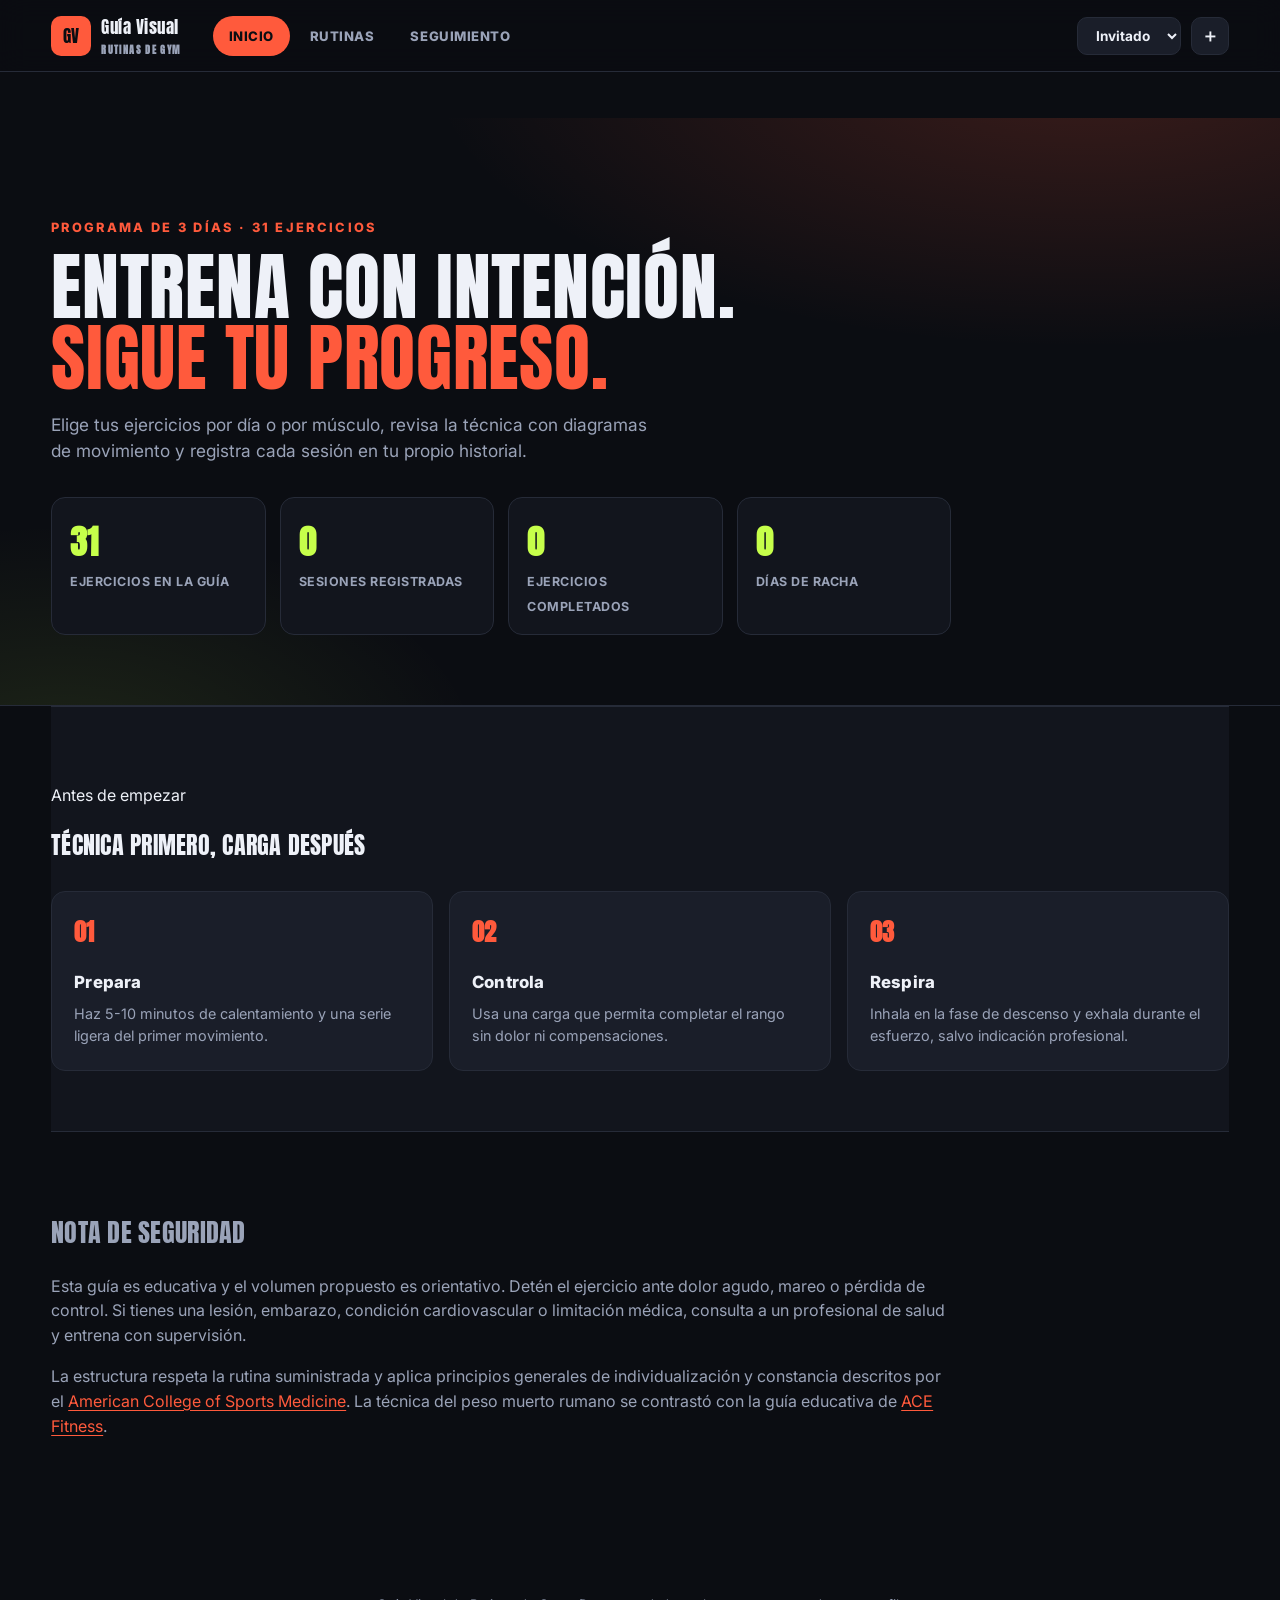
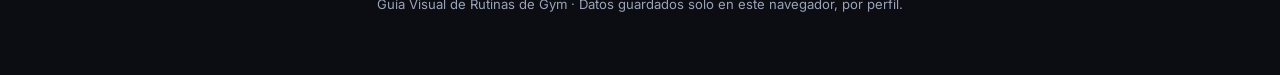
<file: index.html>
<!doctype html>
<html lang="es">
<head>
  <meta charset="utf-8">
  <meta name="viewport" content="width=device-width, initial-scale=1">
  <meta name="description" content="Guía visual e interactiva de rutinas de gimnasio: técnica paso a paso, filtro por músculo y seguimiento de entrenamientos por usuario.">
  <meta name="theme-color" content="#0b0d12">
  <title>Guía Visual de Rutinas de Gym</title>
  <link rel="icon" type="image/svg+xml" href="data:image/svg+xml,%3Csvg xmlns='http://www.w3.org/2000/svg' viewBox='0 0 64 64'%3E%3Crect width='64' height='64' rx='14' fill='%230b0d12'/%3E%3Cpath d='M13 25h7v14h-7zm31 0h7v14h-7zM8 28h5v8H8zm43 0h5v8h-5zM20 29h24v6H20z' fill='%23ff5a3c'/%3E%3C/svg%3E">
  <link rel="stylesheet" href="css/styles.css">
</head>
<body>
  <header class="topbar">
    <a class="brand" href="#inicio" aria-label="Ir al inicio">
      <span class="brand-mark" aria-hidden="true">GV</span>
      <span>Guía Visual<small>Rutinas de Gym</small></span>
    </a>
    <nav class="tabs-nav" aria-label="Secciones">
      <button data-view="inicio" class="active">Inicio</button>
      <button data-view="rutinas">Rutinas</button>
      <button data-view="seguimiento">Seguimiento</button>
    </nav>
    <div class="profile-area">
      <select class="profile-select" id="profileSelect" aria-label="Perfil activo"></select>
      <button class="icon-btn" id="manageProfilesBtn" title="Gestionar perfiles" aria-label="Gestionar perfiles">＋</button>
    </div>
  </header>

  <main>
    <!-- ---------------- INICIO ---------------- -->
    <section id="view-inicio" class="view">
      <div class="hero">
        <div class="wrap">
          <p class="eyebrow">Programa de 3 días · 31 ejercicios</p>
          <h1>Entrena con intención.<br><em>Sigue tu progreso.</em></h1>
          <p class="lead">Elige tus ejercicios por día o por músculo, revisa la técnica con diagramas de movimiento y registra cada sesión en tu propio historial.</p>
          <div class="stat-row" id="heroStats"></div>
        </div>
      </div>

      <div class="wrap">
        <section class="principles">
          <div class="wrap" style="padding:0;">
            <p class="eyebrow">Antes de empezar</p>
            <h2>Técnica primero, carga después</h2>
            <div class="principle-grid">
              <article><b>01</b><h3>Prepara</h3><p>Haz 5-10 minutos de calentamiento y una serie ligera del primer movimiento.</p></article>
              <article><b>02</b><h3>Controla</h3><p>Usa una carga que permita completar el rango sin dolor ni compensaciones.</p></article>
              <article><b>03</b><h3>Respira</h3><p>Inhala en la fase de descenso y exhala durante el esfuerzo, salvo indicación profesional.</p></article>
            </div>
          </div>
        </section>

        <section class="source-note">
          <h2>Nota de seguridad</h2>
          <p>Esta guía es educativa y el volumen propuesto es orientativo. Detén el ejercicio ante dolor agudo, mareo o pérdida de control. Si tienes una lesión, embarazo, condición cardiovascular o limitación médica, consulta a un profesional de salud y entrena con supervisión.</p>
          <p>La estructura respeta la rutina suministrada y aplica principios generales de individualización y constancia descritos por el <a href="https://acsm.org/resistance-training-guidelines-update-2026/" target="_blank" rel="noreferrer">American College of Sports Medicine</a>. La técnica del peso muerto rumano se contrastó con la guía educativa de <a href="https://www.acefitness.org/continuing-education/certified/may-2025/8865/the-ace-do-it-better-series-the-romanian-deadlift/" target="_blank" rel="noreferrer">ACE Fitness</a>.</p>
        </section>
      </div>
    </section>

    <!-- ---------------- RUTINAS ---------------- -->
    <section id="view-rutinas" class="view" hidden>
      <div class="wrap">
        <div class="section-head">
          <div>
            <p class="eyebrow">Tu sesión</p>
            <h2 id="routineTitle">Día 1 · Piernas</h2>
          </div>
          <label class="search-box">
            <span class="sr-only">Buscar ejercicio</span>
            <input id="searchInput" type="search" placeholder="Buscar ejercicio o músculo">
          </label>
        </div>

        <nav class="day-tabs" aria-label="Elegir día o modo">
          <button class="day-tab active" data-day="1"><b>01</b><span>Piernas</span></button>
          <button class="day-tab" data-day="2"><b>02</b><span>Espalda + core + pecho</span></button>
          <button class="day-tab" data-day="3"><b>03</b><span>Glúteos</span></button>
          <button class="day-tab" data-day="custom"><b>+</b><span>Armar por músculo</span></button>
        </nav>

        <div class="toolbar">
          <div class="filters" id="categoryFilters" aria-label="Filtrar por grupo muscular"></div>
        </div>

        <div class="builder-bar" id="builderBar" hidden>
          <span><strong id="builderCount">0</strong> ejercicios seleccionados para tu rutina personalizada</span>
          <div style="display:flex; gap:10px;">
            <button class="btn ghost" id="clearSelection">Vaciar</button>
            <button class="btn" id="startCustomSession" disabled>Iniciar sesión</button>
          </div>
        </div>

        <div class="builder-bar" id="sessionBar" hidden style="border-color: var(--ok);">
          <span>Sesión en curso · <strong id="sessionDoneCount">0</strong> completados</span>
          <div style="display:flex; gap:10px;">
            <button class="btn ghost" id="cancelSession">Cancelar</button>
            <button class="btn" id="finishSession">Finalizar sesión</button>
          </div>
        </div>

        <div class="builder-bar" id="sessionSummary" hidden style="border-color: var(--lime);"></div>

        <div class="exercise-grid" id="exerciseGrid"></div>
        <p class="empty" id="emptyState" hidden>No encontramos ejercicios con ese criterio.</p>
      </div>
    </section>

    <!-- ---------------- SEGUIMIENTO ---------------- -->
    <section id="view-seguimiento" class="view" hidden>
      <div class="wrap">
        <div class="section-head">
          <div>
            <p class="eyebrow" id="trackingProfileLabel">Perfil</p>
            <h2>Seguimiento de entrenamientos</h2>
          </div>
        </div>

        <div class="stat-row" id="trackingStats" style="margin-bottom: 30px;"></div>

        <div class="two-col">
          <div>
            <h3 style="margin:0 0 14px; font-size:1.1rem;">Historial de sesiones</h3>
            <div class="history-list" id="historyList"></div>
            <p class="empty" id="historyEmpty" hidden>Aún no registras sesiones. Ve a "Rutinas", arma tu sesión y pulsa "Finalizar sesión".</p>
          </div>
          <div class="panel-card">
            <h3 style="margin:0 0 16px; font-size:1.1rem;">Distribución por grupo muscular</h3>
            <div class="chart-row" id="muscleChart"></div>
          </div>
        </div>
      </div>
    </section>
  </main>

  <footer class="site-footer">Guía Visual de Rutinas de Gym · Datos guardados solo en este navegador, por perfil.</footer>

  <dialog id="exerciseDialog" aria-labelledby="dialogTitle">
    <button class="dialog-close" type="button" aria-label="Cerrar">×</button>
    <div id="dialogContent"></div>
  </dialog>

  <dialog id="profileDialog" aria-labelledby="profileDialogTitle">
    <button class="dialog-close" type="button" aria-label="Cerrar">×</button>
    <div class="profile-modal-body">
      <h2 id="profileDialogTitle" style="margin:0; text-transform:none; font-family:Inter,sans-serif;">Perfiles</h2>
      <p style="margin:0; color:var(--text-dim); font-size:.9rem;">Cada perfil guarda su propio progreso y seguimiento en este navegador.</p>
      <div style="display:flex; gap:8px;">
        <input id="newProfileName" type="text" placeholder="Nombre del nuevo perfil" maxlength="30">
        <button class="btn" id="addProfileBtn">Crear</button>
      </div>
      <div class="profile-list" id="profileList"></div>
    </div>
  </dialog>

  <script type="module" src="js/app.js"></script>
</body>
</html>
</file>
<file: css/styles.css>
@import url('https://fonts.googleapis.com/css2?family=Anton&family=Inter:wght@400;500;600;700;800;900&display=swap');

:root {
  --ink: #0b0d12;
  --ink-soft: #171a22;
  --panel: #12151d;
  --panel-raised: #1a1e29;
  --line: #262b38;
  --text: #eef1f8;
  --text-dim: #9aa3b8;
  --accent: #ff5a3c;
  --accent-dark: #d9421f;
  --accent-soft: rgba(255, 90, 60, 0.14);
  --lime: #c6ff4a;
  --ok: #3ddc97;
  --shadow: 0 24px 60px rgba(0, 0, 0, .45);

  --fig: #eef1f8;
  --fig-accent: var(--accent);
  --fig-dot: var(--lime);
  --eq: #3a4256;
  --ground: #3a4256;
  --zone: var(--accent);
}

* { box-sizing: border-box; }
html { scroll-behavior: smooth; }
body {
  margin: 0;
  min-height: 100vh;
  color: var(--text);
  background: var(--ink);
  font-family: Inter, ui-sans-serif, system-ui, -apple-system, "Segoe UI", sans-serif;
  font-size: 16px;
  line-height: 1.55;
}
h1, h2, h3, .display { font-family: 'Anton', Inter, sans-serif; font-weight: 400; letter-spacing: .01em; text-transform: uppercase; }
button, input, select { font: inherit; color: inherit; }
button { cursor: pointer; }
a { color: inherit; }
.sr-only { position: absolute; width: 1px; height: 1px; padding: 0; margin: -1px; overflow: hidden; clip: rect(0,0,0,0); white-space: nowrap; border: 0; }
[hidden] { display: none !important; }

.wrap { max-width: 1320px; margin: 0 auto; padding: 0 clamp(18px, 4vw, 56px); }

/* ---------- Topbar ---------- */
.topbar {
  position: sticky; top: 0; z-index: 30;
  display: flex; align-items: center; gap: 24px;
  padding: 14px clamp(18px, 4vw, 56px);
  background: rgba(11, 13, 18, .92);
  backdrop-filter: blur(14px);
  border-bottom: 1px solid var(--line);
}
.brand { display: flex; align-items: center; gap: 10px; text-decoration: none; }
.brand-mark {
  display: grid; place-items: center; width: 40px; height: 40px; border-radius: 10px;
  background: var(--accent); color: var(--ink); font-family: 'Anton', sans-serif; font-size: 1.05rem;
}
.brand span { font-family: 'Anton', sans-serif; font-size: 1.05rem; letter-spacing: .03em; }
.brand small { display: block; margin-top: 2px; color: var(--text-dim); font-size: .62rem; font-weight: 700; letter-spacing: .14em; text-transform: uppercase; }

.tabs-nav { display: flex; gap: 4px; margin-left: 8px; }
.tabs-nav button {
  padding: 10px 16px; background: none; border: 0; border-radius: 999px;
  color: var(--text-dim); font-weight: 800; font-size: .82rem; letter-spacing: .04em; text-transform: uppercase;
}
.tabs-nav button:hover { color: var(--text); }
.tabs-nav button.active { color: var(--ink); background: var(--accent); }

.profile-area { margin-left: auto; display: flex; align-items: center; gap: 10px; }
.profile-select {
  padding: 9px 14px; background: var(--panel-raised); border: 1px solid var(--line); border-radius: 10px;
  color: var(--text); font-weight: 700; font-size: .85rem; max-width: 170px;
}
.icon-btn {
  display: grid; place-items: center; width: 38px; height: 38px; border-radius: 10px;
  background: var(--panel-raised); border: 1px solid var(--line); color: var(--text); font-size: 1.1rem; font-weight: 800;
}
.icon-btn:hover { border-color: var(--accent); color: var(--accent); }

@media (max-width: 860px) {
  .topbar { flex-wrap: wrap; }
  .tabs-nav { order: 3; width: 100%; overflow-x: auto; }
  .profile-area { margin-left: auto; }
}

/* ---------- Hero ---------- */
.hero {
  position: relative; overflow: hidden;
  padding: clamp(48px, 8vw, 100px) 0 clamp(40px, 6vw, 70px);
  background:
    radial-gradient(1100px 480px at 85% -10%, rgba(255,90,60,.20), transparent 60%),
    radial-gradient(700px 400px at 5% 110%, rgba(198,255,74,.10), transparent 60%),
    var(--ink);
  border-bottom: 1px solid var(--line);
}
.hero .eyebrow { color: var(--accent); font-weight: 800; font-size: .8rem; letter-spacing: .18em; text-transform: uppercase; margin: 0 0 14px; }
.hero h1 { font-size: clamp(2.6rem, 6vw, 4.6rem); line-height: .96; margin: 0 0 18px; max-width: 900px; }
.hero h1 em { font-style: normal; color: var(--accent); }
.hero p.lead { max-width: 620px; color: var(--text-dim); font-size: 1.08rem; margin: 0 0 32px; }

.stat-row { display: grid; grid-template-columns: repeat(4, minmax(0,1fr)); gap: 14px; max-width: 900px; }
.stat-card {
  padding: 18px 18px 16px; background: var(--panel); border: 1px solid var(--line); border-radius: 14px;
}
.stat-card b { display: block; font-family: 'Anton', sans-serif; font-size: 2.1rem; color: var(--lime); }
.stat-card span { color: var(--text-dim); font-size: .78rem; font-weight: 700; letter-spacing: .04em; text-transform: uppercase; }
@media (max-width: 700px) { .stat-row { grid-template-columns: repeat(2, 1fr); } }

/* ---------- Section heads ---------- */
.section-head { display: flex; flex-wrap: wrap; gap: 20px; align-items: end; justify-content: space-between; margin: 0 0 26px; }
.section-head h2 { font-size: clamp(1.7rem, 3.4vw, 2.6rem); margin: 4px 0 0; }
.section-head .eyebrow { color: var(--accent); font-weight: 800; font-size: .75rem; letter-spacing: .16em; text-transform: uppercase; margin: 0; }

main { padding: 46px 0 90px; }

/* ---------- Day tabs + filters ---------- */
.day-tabs { display: grid; grid-template-columns: repeat(4, 1fr); gap: 10px; margin-bottom: 22px; }
.day-tab {
  display: flex; gap: 12px; align-items: center; padding: 14px 16px; min-height: 64px;
  background: var(--panel); border: 1px solid var(--line); border-radius: 12px; text-align: left;
}
.day-tab b { font-family: 'Anton', sans-serif; color: var(--accent); font-size: 1.2rem; }
.day-tab span { font-weight: 700; font-size: .88rem; }
.day-tab:hover { border-color: var(--accent); }
.day-tab.active { background: var(--accent); border-color: var(--accent); color: var(--ink); }
.day-tab.active b { color: var(--ink); }
@media (max-width: 760px) { .day-tabs { grid-template-columns: repeat(2, 1fr); } }

.toolbar { display: flex; flex-wrap: wrap; gap: 14px; align-items: center; justify-content: space-between; margin-bottom: 18px; }
.search-box input {
  min-width: 240px; padding: 11px 16px; background: var(--panel); border: 1px solid var(--line);
  border-radius: 10px; color: var(--text); outline: none;
}
.search-box input:focus { border-color: var(--accent); }

.filters { display: flex; flex-wrap: wrap; gap: 8px; margin-bottom: 22px; }
.filter-chip {
  padding: 8px 14px; background: var(--panel); border: 1px solid var(--line); border-radius: 999px;
  font-size: .82rem; font-weight: 700; color: var(--text-dim);
}
.filter-chip.active { color: var(--ink); background: var(--lime); border-color: var(--lime); }

.builder-bar {
  display: flex; flex-wrap: wrap; gap: 14px; align-items: center; justify-content: space-between;
  padding: 14px 18px; margin-bottom: 22px; background: var(--panel-raised); border: 1px solid var(--accent); border-radius: 14px;
}
.builder-bar strong { color: var(--lime); }
.btn {
  padding: 11px 18px; border-radius: 10px; border: 1px solid var(--accent); background: var(--accent);
  color: var(--ink); font-weight: 800; font-size: .85rem; letter-spacing: .02em;
}
.btn.ghost { background: transparent; color: var(--text); border-color: var(--line); }
.btn.ghost:hover { border-color: var(--accent); color: var(--accent); }
.btn:disabled { opacity: .45; cursor: not-allowed; }

/* ---------- Exercise grid/cards ---------- */
.exercise-grid { display: grid; grid-template-columns: repeat(3, minmax(0,1fr)); gap: 18px; }
@media (max-width: 1080px) { .exercise-grid { grid-template-columns: repeat(2, 1fr); } }
@media (max-width: 640px) { .exercise-grid { grid-template-columns: 1fr; } }

.exercise-card {
  position: relative; background: var(--panel); border: 1px solid var(--line); border-radius: 16px; overflow: hidden;
  transition: transform .16s ease, border-color .16s ease;
}
.exercise-card:hover { transform: translateY(-3px); border-color: var(--accent); }
.exercise-card.selectable { cursor: pointer; }
.exercise-card.selected { border-color: var(--lime); box-shadow: 0 0 0 2px var(--lime) inset; }
.exercise-visual { aspect-ratio: 1.4; background: var(--panel); border-bottom: 1px solid var(--line); }
.exercise-art { position: relative; width: 100%; height: 100%; }
.exercise-art img { position: absolute; inset: 0; width: 100%; height: 100%; object-fit: cover; display: block; }
.exercise-art-fallback, .exercise-art-fallback svg { width: 100%; height: 100%; display: block; }
.exercise-art-fallback[hidden], .exercise-art img[hidden] { display: none; }
.exercise-number {
  position: absolute; top: 12px; left: 12px; z-index: 2; display: grid; place-items: center;
  width: 32px; height: 32px; border-radius: 50%; background: var(--ink); color: var(--text);
  font-family: 'Anton', sans-serif; font-size: .82rem; border: 1px solid var(--line);
}
.select-check {
  position: absolute; top: 12px; right: 12px; z-index: 2; width: 26px; height: 26px; border-radius: 8px;
  background: var(--ink); border: 1px solid var(--line); display: grid; place-items: center; font-weight: 900; color: transparent;
}
.exercise-card.selected .select-check { background: var(--lime); border-color: var(--lime); color: var(--ink); }
.exercise-body { padding: 18px; }
.exercise-meta { display: flex; justify-content: space-between; color: var(--accent); font-size: .7rem; font-weight: 800; letter-spacing: .08em; text-transform: uppercase; margin-bottom: 8px; }
.exercise-card h3 { font-family: Inter, sans-serif; font-weight: 800; text-transform: none; letter-spacing: 0; font-size: 1.08rem; min-height: 2.6em; margin: 0 0 6px; }
.equipment { color: var(--text-dim); font-size: .86rem; min-height: 2.4em; margin: 0 0 14px; }
.card-actions { display: flex; align-items: center; justify-content: space-between; gap: 10px; padding-top: 14px; border-top: 1px solid var(--line); }
.view-btn { background: none; border: 0; color: var(--accent); font-weight: 800; font-size: .85rem; text-decoration: underline; text-underline-offset: 3px; padding: 0; }
.complete-label { display: inline-flex; gap: 7px; align-items: center; color: var(--text-dim); font-size: .8rem; font-weight: 700; }
.complete-label input { width: 17px; height: 17px; accent-color: var(--ok); }
.empty { padding: 60px 0; text-align: center; color: var(--text-dim); }

/* ---------- Dialog ---------- */
dialog {
  width: min(1000px, calc(100vw - 28px)); max-height: calc(100vh - 28px); padding: 0; overflow: auto;
  color: var(--text); background: var(--ink-soft); border: 1px solid var(--line); border-radius: 18px; box-shadow: var(--shadow);
}
dialog::backdrop { background: rgba(4,5,8,.78); backdrop-filter: blur(4px); }
.dialog-close {
  position: sticky; top: 14px; float: right; z-index: 5; width: 38px; height: 38px; margin: 14px 14px -50px 0;
  border-radius: 50%; background: var(--panel-raised); border: 1px solid var(--line); color: var(--text); font-size: 1.4rem; line-height: 1;
}
.dialog-layout { display: grid; grid-template-columns: .95fr 1.05fr; }
@media (max-width: 820px) { .dialog-layout { grid-template-columns: 1fr; } }

.gallery { padding: 22px; border-right: 1px solid var(--line); }
@media (max-width: 820px) { .gallery { border-right: 0; border-bottom: 1px solid var(--line); } }
.gallery-frame { background: var(--panel); border: 1px solid var(--line); border-radius: 14px; overflow: hidden; aspect-ratio: 1.4; }
.gallery-frame .exercise-art { width: 100%; height: 100%; }
.gallery-steps { display: flex; gap: 8px; margin-top: 12px; }
.gallery-steps button {
  flex: 1; padding: 10px; border-radius: 10px; background: var(--panel); border: 1px solid var(--line); color: var(--text-dim); font-weight: 800; font-size: .78rem; letter-spacing: .04em; text-transform: uppercase;
}
.gallery-steps button.active { background: var(--lime); color: var(--ink); border-color: var(--lime); }
.zone-pill { display: inline-flex; margin-top: 14px; padding: 7px 12px; border-radius: 999px; background: var(--accent-soft); color: var(--accent); font-size: .78rem; font-weight: 800; }

.video-box { margin-top: 16px; }
.video-box label { display: block; font-size: .72rem; font-weight: 800; letter-spacing: .08em; text-transform: uppercase; color: var(--text-dim); margin-bottom: 6px; }
.video-row { display: flex; gap: 8px; }
.video-row input { flex: 1; padding: 9px 12px; background: var(--panel); border: 1px solid var(--line); border-radius: 8px; color: var(--text); }
.video-embed { margin-top: 12px; border-radius: 12px; overflow: hidden; border: 1px solid var(--line); aspect-ratio: 16/9; }
.video-embed iframe { width: 100%; height: 100%; border: 0; display: block; }

.dialog-copy { padding: 30px 30px 34px; }
.dialog-copy .eyebrow { color: var(--accent); font-weight: 800; font-size: .75rem; letter-spacing: .14em; text-transform: uppercase; margin: 0; }
.dialog-copy h2 { font-size: clamp(1.6rem, 3vw, 2.2rem); margin: 8px 0 14px; text-transform: none; font-family: Inter, sans-serif; font-weight: 900; }
.prescription { display: inline-block; margin: 0 0 20px; padding: 7px 12px; border-radius: 8px; background: var(--accent); color: var(--ink); font-size: .8rem; font-weight: 800; }
.equipment-line { color: var(--text-dim); }
.muscle-tags { display: flex; flex-wrap: wrap; gap: 7px; padding: 0; margin: 14px 0 24px; list-style: none; }
.muscle-tags li { padding: 5px 10px; border-radius: 8px; background: var(--panel); border: 1px solid var(--line); font-size: .76rem; font-weight: 700; }
.dialog-copy h3 { margin: 22px 0 10px; font-size: .82rem; letter-spacing: .1em; text-transform: uppercase; color: var(--text-dim); font-family: Inter, sans-serif; font-weight: 800; }
.dialog-copy ol, .dialog-copy ul { padding-left: 1.2rem; margin: 0; }
.dialog-copy li { margin-bottom: 7px; }
.cue { padding: 13px 15px; border-radius: 10px; background: var(--accent-soft); border-left: 3px solid var(--accent); }
.dialog-complete { display: inline-flex; gap: 8px; align-items: center; margin-top: 20px; font-weight: 800; }
.dialog-complete input { width: 19px; height: 19px; accent-color: var(--ok); }

/* ---------- Seguimiento ---------- */
.history-list { display: grid; gap: 12px; }
.history-item { padding: 18px 20px; background: var(--panel); border: 1px solid var(--line); border-radius: 14px; display: flex; flex-wrap: wrap; gap: 14px; align-items: center; justify-content: space-between; }
.history-item .when { font-weight: 800; }
.history-item .meta { color: var(--text-dim); font-size: .85rem; }
.history-item .tags { display: flex; gap: 6px; flex-wrap: wrap; }
.history-item .tags span { padding: 4px 9px; background: var(--panel-raised); border-radius: 999px; font-size: .72rem; font-weight: 700; color: var(--text-dim); }
.history-item .del { background: none; border: 0; color: var(--text-dim); font-size: 1.1rem; }
.history-item .del:hover { color: var(--accent); }

.chart-row { display: grid; gap: 10px; }
.chart-bar { display: grid; grid-template-columns: 110px 1fr 40px; align-items: center; gap: 10px; }
.chart-bar .label { font-size: .82rem; font-weight: 700; color: var(--text-dim); }
.chart-bar .track { height: 10px; background: var(--panel); border: 1px solid var(--line); border-radius: 999px; overflow: hidden; }
.chart-bar .fill { height: 100%; background: linear-gradient(90deg, var(--accent), var(--lime)); }
.chart-bar .count { font-size: .82rem; font-weight: 800; text-align: right; }

.panel-card { padding: 24px; background: var(--panel); border: 1px solid var(--line); border-radius: 16px; }
.two-col { display: grid; grid-template-columns: 1.3fr .9fr; gap: 20px; align-items: start; }
@media (max-width: 900px) { .two-col { grid-template-columns: 1fr; } }

.profile-modal-body { padding: 26px; display: grid; gap: 14px; max-width: 420px; }
.profile-modal-body input { padding: 12px 14px; background: var(--panel); border: 1px solid var(--line); border-radius: 10px; color: var(--text); }
.profile-list { display: grid; gap: 8px; margin-top: 6px; }
.profile-row { display: flex; align-items: center; justify-content: space-between; padding: 10px 12px; background: var(--panel); border: 1px solid var(--line); border-radius: 10px; }
.profile-row button.select { background: none; border: 0; color: var(--text); font-weight: 800; text-align: left; flex: 1; }
.profile-row button.remove { background: none; border: 0; color: var(--text-dim); }
.profile-row button.remove:hover { color: var(--accent); }

.principles { padding: 60px 0; background: var(--panel); border-top: 1px solid var(--line); border-bottom: 1px solid var(--line); }
.principle-grid { display: grid; grid-template-columns: repeat(3, 1fr); gap: 16px; margin-top: 26px; }
@media (max-width: 800px) { .principle-grid { grid-template-columns: 1fr; } }
.principle-grid article { padding: 22px; background: var(--panel-raised); border: 1px solid var(--line); border-radius: 14px; }
.principle-grid b { color: var(--accent); font-family: 'Anton', sans-serif; font-size: 1.5rem; }
.principle-grid h3 { margin: 18px 0 8px; font-size: 1.05rem; text-transform: none; font-family: Inter, sans-serif; font-weight: 800; }
.principle-grid p { margin: 0; color: var(--text-dim); font-size: .9rem; }

.source-note { max-width: 900px; padding: 60px 0 20px; color: var(--text-dim); }
.source-note h2 { font-size: 1.6rem; }
.source-note a { color: var(--accent); text-underline-offset: 3px; }

footer.site-footer { padding: 30px 0 60px; color: var(--text-dim); font-size: .82rem; text-align: center; }
</file>
